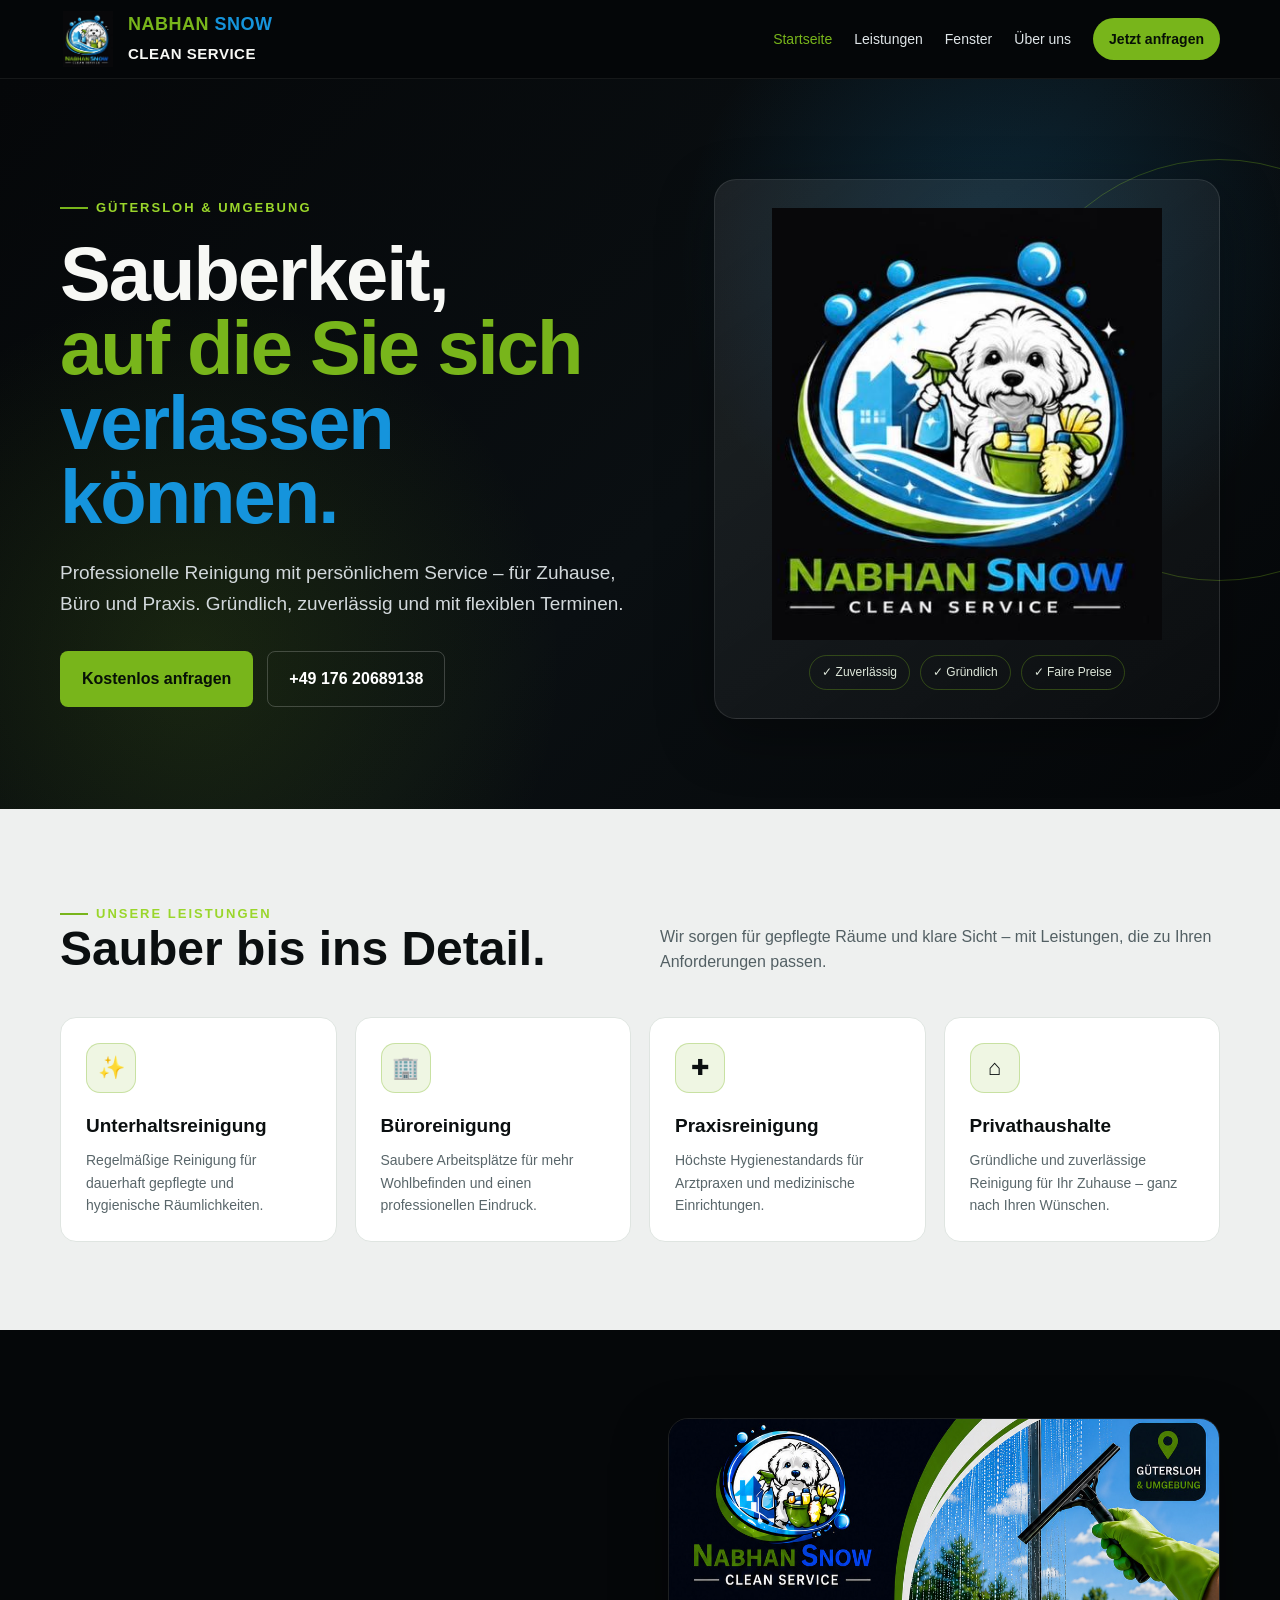
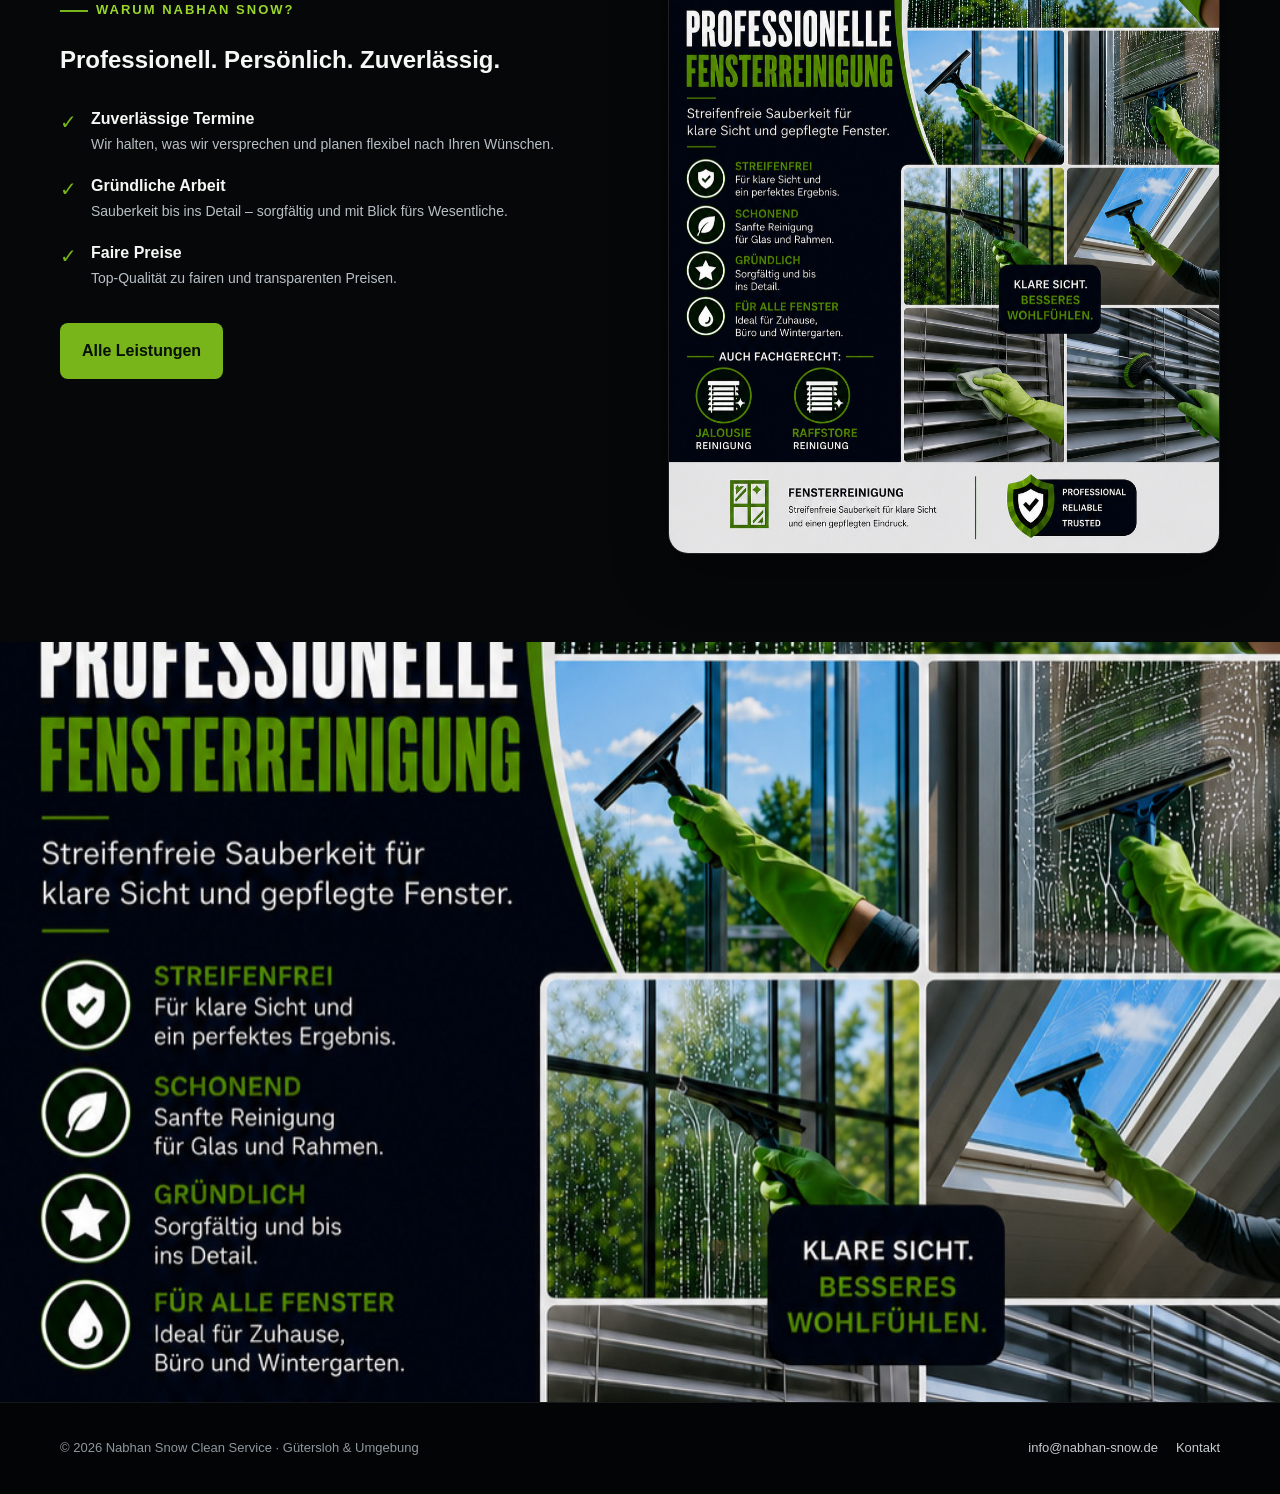
<file: index.html>
<!doctype html><html lang="de"><head><meta charset="utf-8"><meta name="viewport" content="width=device-width,initial-scale=1"><title>Nabhan Snow Clean Service | Reinigung in Gütersloh</title><meta name="description" content="Professionelle Reinigung für Zuhause, Büro und Praxis in Gütersloh und Umgebung. Fensterreinigung, Jalousie- und Raffstore-Reinigung."><link rel="stylesheet" href="styles.css"></head><body>
<nav class="nav"><div class="container nav-inner"><a class="brand" href="index.html"><img src="assets/logo.png"><span><b>NABHAN</b> <em>SNOW</em><br><small>CLEAN SERVICE</small></span></a><button class="menu-toggle">☰</button><div class="menu"><a class="active" href="index.html">Startseite</a><a href="leistungen.html">Leistungen</a><a href="fenster.html">Fenster</a><a href="ueber-uns.html">Über uns</a><a href="kontakt.html" class="cta">Jetzt anfragen</a></div></div></nav>
<header class="hero"><div class="container hero-grid"><div><div class="kicker">Gütersloh & Umgebung</div><h1>Sauberkeit,<br><span class="green">auf die Sie sich</span><br><span class="blue">verlassen können.</span></h1><p class="lead">Professionelle Reinigung mit persönlichem Service – für Zuhause, Büro und Praxis. Gründlich, zuverlässig und mit flexiblen Terminen.</p><div class="actions"><a class="btn btn-primary" href="kontakt.html">Kostenlos anfragen</a><a class="btn btn-outline" href="tel:+4917620689138">+49 176 20689138</a></div></div><div class="hero-card"><img src="assets/logo.png" alt="Nabhan Snow Clean Service Logo"><div class="badge"><span>✓ Zuverlässig</span><span>✓ Gründlich</span><span>✓ Faire Preise</span></div></div></div></header>
<section class="section light"><div class="container"><div class="section-head"><div><div class="kicker">Unsere Leistungen</div><h2>Sauber bis ins Detail.</h2></div><p>Wir sorgen für gepflegte Räume und klare Sicht – mit Leistungen, die zu Ihren Anforderungen passen.</p></div><div class="grid-4">
<div class="card"><div class="icon">✨</div><h3>Unterhaltsreinigung</h3><p>Regelmäßige Reinigung für dauerhaft gepflegte und hygienische Räumlichkeiten.</p></div>
<div class="card"><div class="icon">🏢</div><h3>Büroreinigung</h3><p>Saubere Arbeitsplätze für mehr Wohlbefinden und einen professionellen Eindruck.</p></div>
<div class="card"><div class="icon">✚</div><h3>Praxisreinigung</h3><p>Höchste Hygienestandards für Arztpraxen und medizinische Einrichtungen.</p></div>
<div class="card"><div class="icon">⌂</div><h3>Privathaushalte</h3><p>Gründliche und zuverlässige Reinigung für Ihr Zuhause – ganz nach Ihren Wünschen.</p></div>
</div></div></section>
<section class="section"><div class="container split"><div><div class="kicker">Warum Nabhan Snow?</div><h2>Professionell. Persönlich. Zuverlässig.</h2><div class="feature-list">
<div class="feature"><div class="tick">✓</div><div><strong>Zuverlässige Termine</strong><span>Wir halten, was wir versprechen und planen flexibel nach Ihren Wünschen.</span></div></div>
<div class="feature"><div class="tick">✓</div><div><strong>Gründliche Arbeit</strong><span>Sauberkeit bis ins Detail – sorgfältig und mit Blick fürs Wesentliche.</span></div></div>
<div class="feature"><div class="tick">✓</div><div><strong>Faire Preise</strong><span>Top-Qualität zu fairen und transparenten Preisen.</span></div></div>
</div><div class="actions"><a class="btn btn-primary" href="leistungen.html">Alle Leistungen</a></div></div><div class="panel-image"><img src="assets/fenster-referenz.jpg" alt="Professionelle Fensterreinigung"></div></div></section>
<section class="window-showcase"><img src="assets/fenster-referenz.jpg" alt="Nabhan Snow professionelle Fensterreinigung"></section>
<footer><div class="container footer-grid"><p>© 2026 Nabhan Snow Clean Service · Gütersloh & Umgebung</p><div class="footer-links"><a href="mailto:info@nabhan-snow.de">info@nabhan-snow.de</a><a href="kontakt.html">Kontakt</a></div></div></footer><script src="script.js"></script></body></html>
</file>
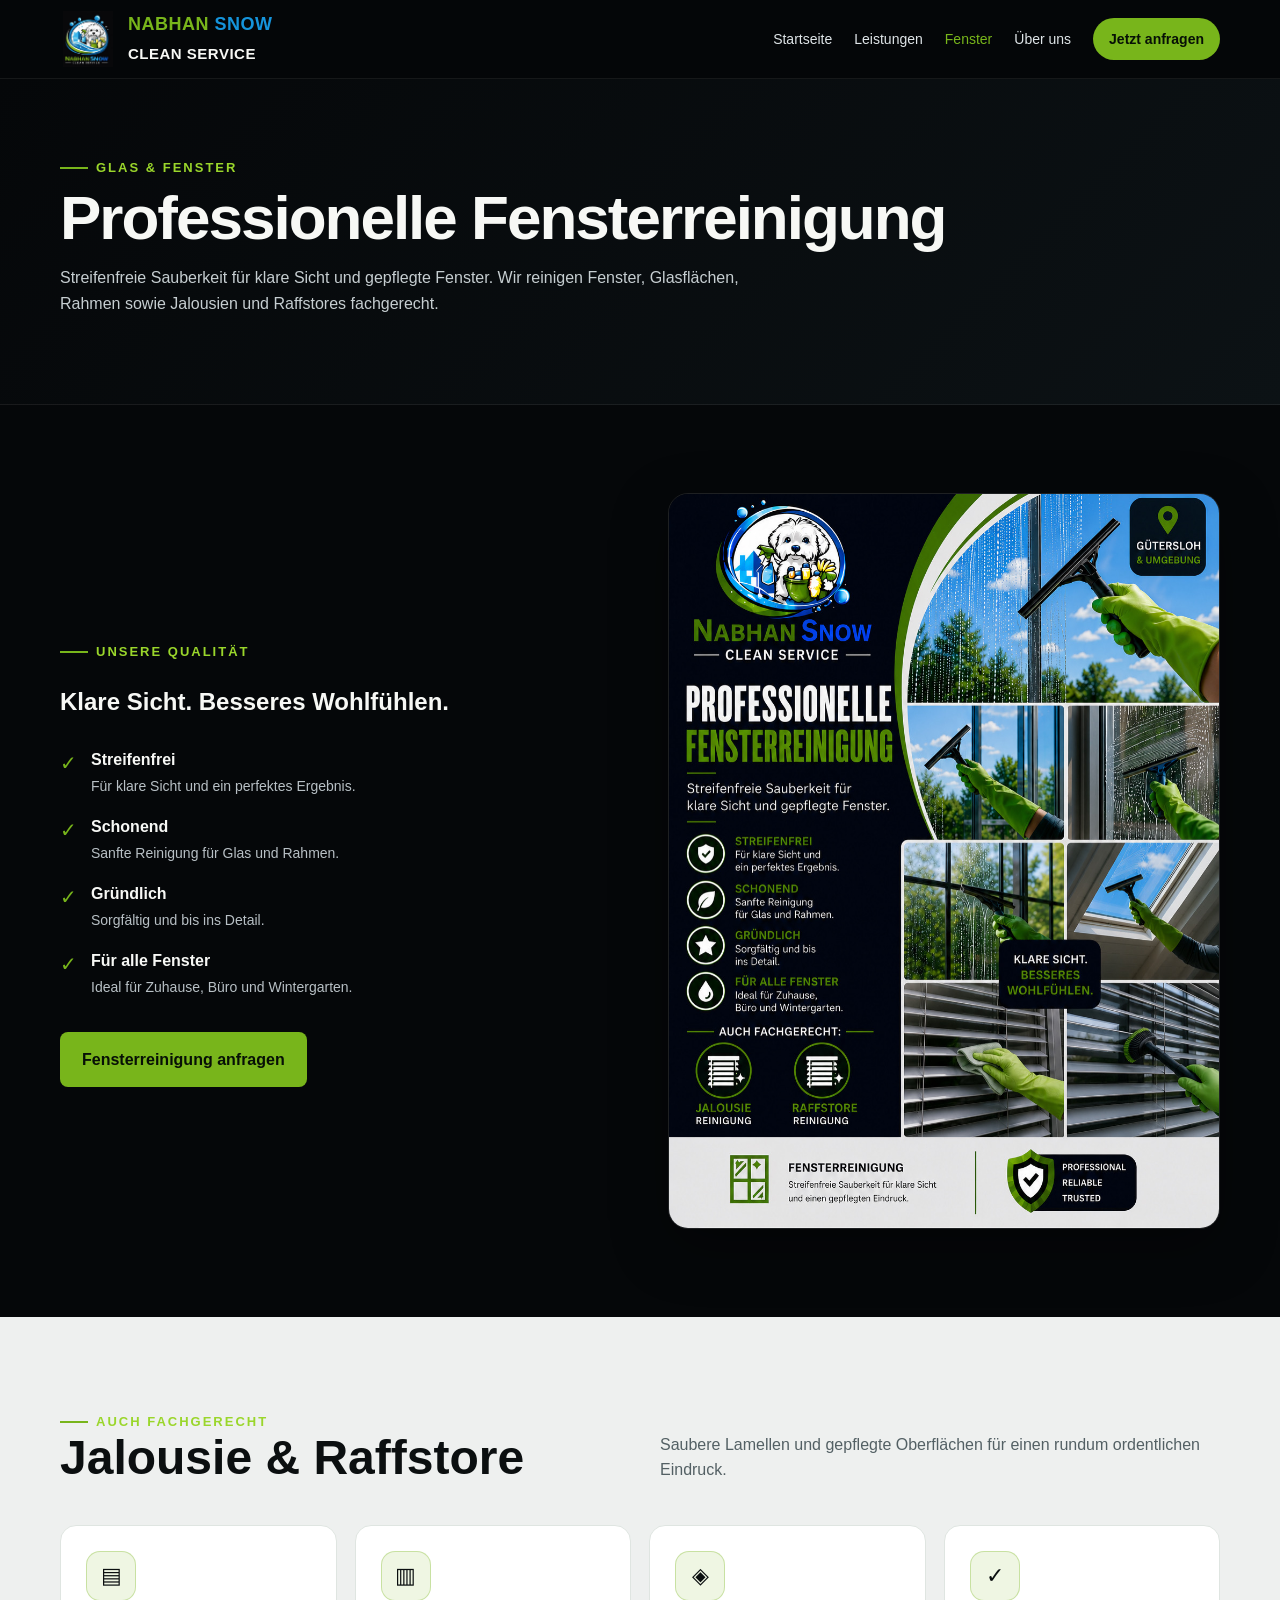
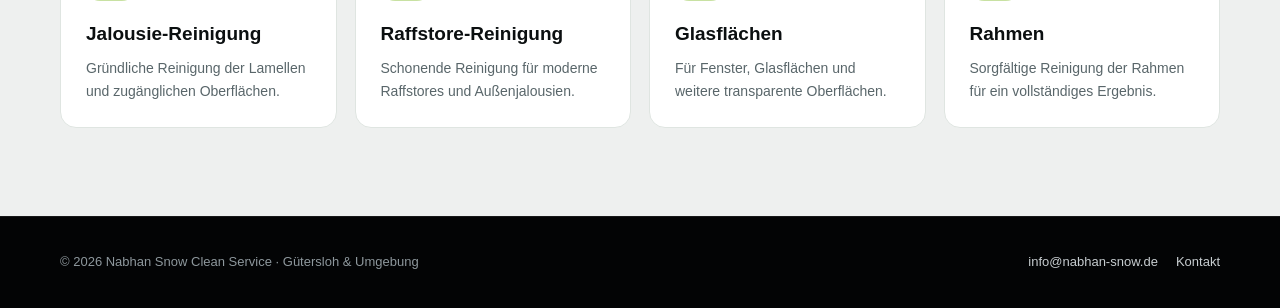
<file: fenster.html>
<!doctype html><html lang="de"><head><meta charset="utf-8"><meta name="viewport" content="width=device-width,initial-scale=1"><title>Fensterreinigung | Nabhan Snow Clean Service</title><meta name="description" content="Professionelle Fensterreinigung in Gütersloh und Umgebung. Streifenfrei, schonend und gründlich."><link rel="stylesheet" href="styles.css"></head><body>
<nav class="nav"><div class="container nav-inner"><a class="brand" href="index.html"><img src="assets/logo.png"><span><b>NABHAN</b> <em>SNOW</em><br><small>CLEAN SERVICE</small></span></a><button class="menu-toggle">☰</button><div class="menu"><a href="index.html">Startseite</a><a href="leistungen.html">Leistungen</a><a class="active" href="fenster.html">Fenster</a><a href="ueber-uns.html">Über uns</a><a href="kontakt.html" class="cta">Jetzt anfragen</a></div></div></nav>
<header class="page-hero"><div class="container"><div class="kicker">Glas & Fenster</div><h1>Professionelle Fensterreinigung</h1><p>Streifenfreie Sauberkeit für klare Sicht und gepflegte Fenster. Wir reinigen Fenster, Glasflächen, Rahmen sowie Jalousien und Raffstores fachgerecht.</p></div></header>
<section class="section"><div class="container split"><div><div class="kicker">Unsere Qualität</div><h2>Klare Sicht. Besseres Wohlfühlen.</h2><div class="feature-list">
<div class="feature"><div class="tick">✓</div><div><strong>Streifenfrei</strong><span>Für klare Sicht und ein perfektes Ergebnis.</span></div></div>
<div class="feature"><div class="tick">✓</div><div><strong>Schonend</strong><span>Sanfte Reinigung für Glas und Rahmen.</span></div></div>
<div class="feature"><div class="tick">✓</div><div><strong>Gründlich</strong><span>Sorgfältig und bis ins Detail.</span></div></div>
<div class="feature"><div class="tick">✓</div><div><strong>Für alle Fenster</strong><span>Ideal für Zuhause, Büro und Wintergarten.</span></div></div>
</div><div class="actions"><a class="btn btn-primary" href="kontakt.html">Fensterreinigung anfragen</a></div></div><div class="panel-image"><img src="assets/fenster-referenz.jpg" alt="Fensterreinigung mit Abzieher"></div></div></section>
<section class="section light"><div class="container"><div class="section-head"><div><div class="kicker">Auch fachgerecht</div><h2>Jalousie & Raffstore</h2></div><p>Saubere Lamellen und gepflegte Oberflächen für einen rundum ordentlichen Eindruck.</p></div><div class="grid-4"><div class="card"><div class="icon">▤</div><h3>Jalousie-Reinigung</h3><p>Gründliche Reinigung der Lamellen und zugänglichen Oberflächen.</p></div><div class="card"><div class="icon">▥</div><h3>Raffstore-Reinigung</h3><p>Schonende Reinigung für moderne Raffstores und Außenjalousien.</p></div><div class="card"><div class="icon">◈</div><h3>Glasflächen</h3><p>Für Fenster, Glasflächen und weitere transparente Oberflächen.</p></div><div class="card"><div class="icon">✓</div><h3>Rahmen</h3><p>Sorgfältige Reinigung der Rahmen für ein vollständiges Ergebnis.</p></div></div></div></section>
<footer><div class="container footer-grid"><p>© 2026 Nabhan Snow Clean Service · Gütersloh & Umgebung</p><div class="footer-links"><a href="mailto:info@nabhan-snow.de">info@nabhan-snow.de</a><a href="kontakt.html">Kontakt</a></div></div></footer><script src="script.js"></script></body></html>
</file>
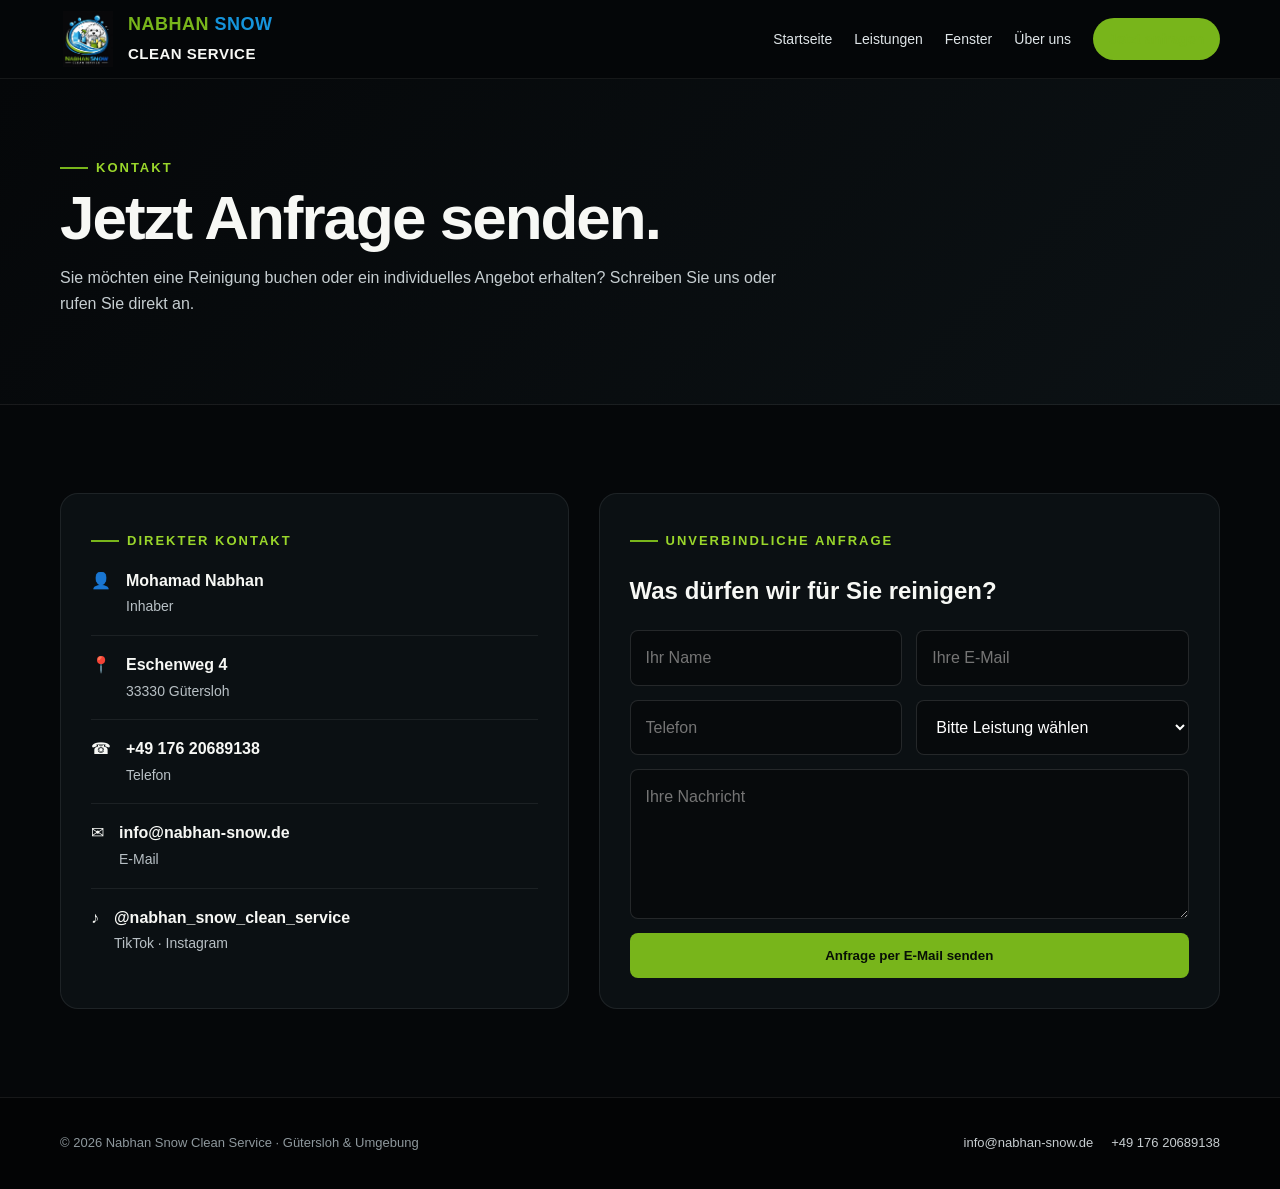
<file: kontakt.html>
<!doctype html><html lang="de"><head><meta charset="utf-8"><meta name="viewport" content="width=device-width,initial-scale=1"><title>Kontakt | Nabhan Snow Clean Service</title><link rel="stylesheet" href="styles.css"></head><body>
<nav class="nav"><div class="container nav-inner"><a class="brand" href="index.html"><img src="assets/logo.png"><span><b>NABHAN</b> <em>SNOW</em><br><small>CLEAN SERVICE</small></span></a><button class="menu-toggle">☰</button><div class="menu"><a href="index.html">Startseite</a><a href="leistungen.html">Leistungen</a><a href="fenster.html">Fenster</a><a href="ueber-uns.html">Über uns</a><a class="active cta" href="kontakt.html">Jetzt anfragen</a></div></div></nav>
<header class="page-hero"><div class="container"><div class="kicker">Kontakt</div><h1>Jetzt Anfrage senden.</h1><p>Sie möchten eine Reinigung buchen oder ein individuelles Angebot erhalten? Schreiben Sie uns oder rufen Sie direkt an.</p></div></header>
<section class="section"><div class="container contact-grid"><div class="contact-box"><div class="kicker">Direkter Kontakt</div><div class="contact-item"><div>👤</div><div><b>Mohamad Nabhan</b><span>Inhaber</span></div></div><div class="contact-item"><div>📍</div><div><b>Eschenweg 4</b><span>33330 Gütersloh</span></div></div><div class="contact-item"><div>☎</div><div><b><a href="tel:+4917620689138">+49 176 20689138</a></b><span>Telefon</span></div></div><div class="contact-item"><div>✉</div><div><b><a href="mailto:info@nabhan-snow.de">info@nabhan-snow.de</a></b><span>E-Mail</span></div></div><div class="contact-item"><div>♪</div><div><b>@nabhan_snow_clean_service</b><span>TikTok · Instagram</span></div></div></div>
<div class="contact-box"><div class="kicker">Unverbindliche Anfrage</div><h2>Was dürfen wir für Sie reinigen?</h2><form data-contact><div class="two"><input name="name" required placeholder="Ihr Name"><input name="email" type="email" required placeholder="Ihre E-Mail"></div><div class="two"><input name="phone" placeholder="Telefon"><select name="service"><option>Bitte Leistung wählen</option><option>Unterhaltsreinigung</option><option>Büroreinigung</option><option>Praxisreinigung</option><option>Privathaushalt</option><option>Fensterreinigung</option><option>Jalousie-Reinigung</option><option>Raffstore-Reinigung</option></select></div><textarea name="message" placeholder="Ihre Nachricht"></textarea><button class="btn btn-primary" type="submit">Anfrage per E-Mail senden</button></form></div></div></section>
<footer><div class="container footer-grid"><p>© 2026 Nabhan Snow Clean Service · Gütersloh & Umgebung</p><div class="footer-links"><a href="mailto:info@nabhan-snow.de">info@nabhan-snow.de</a><a href="tel:+4917620689138">+49 176 20689138</a></div></div></footer><script src="script.js"></script></body></html>
</file>
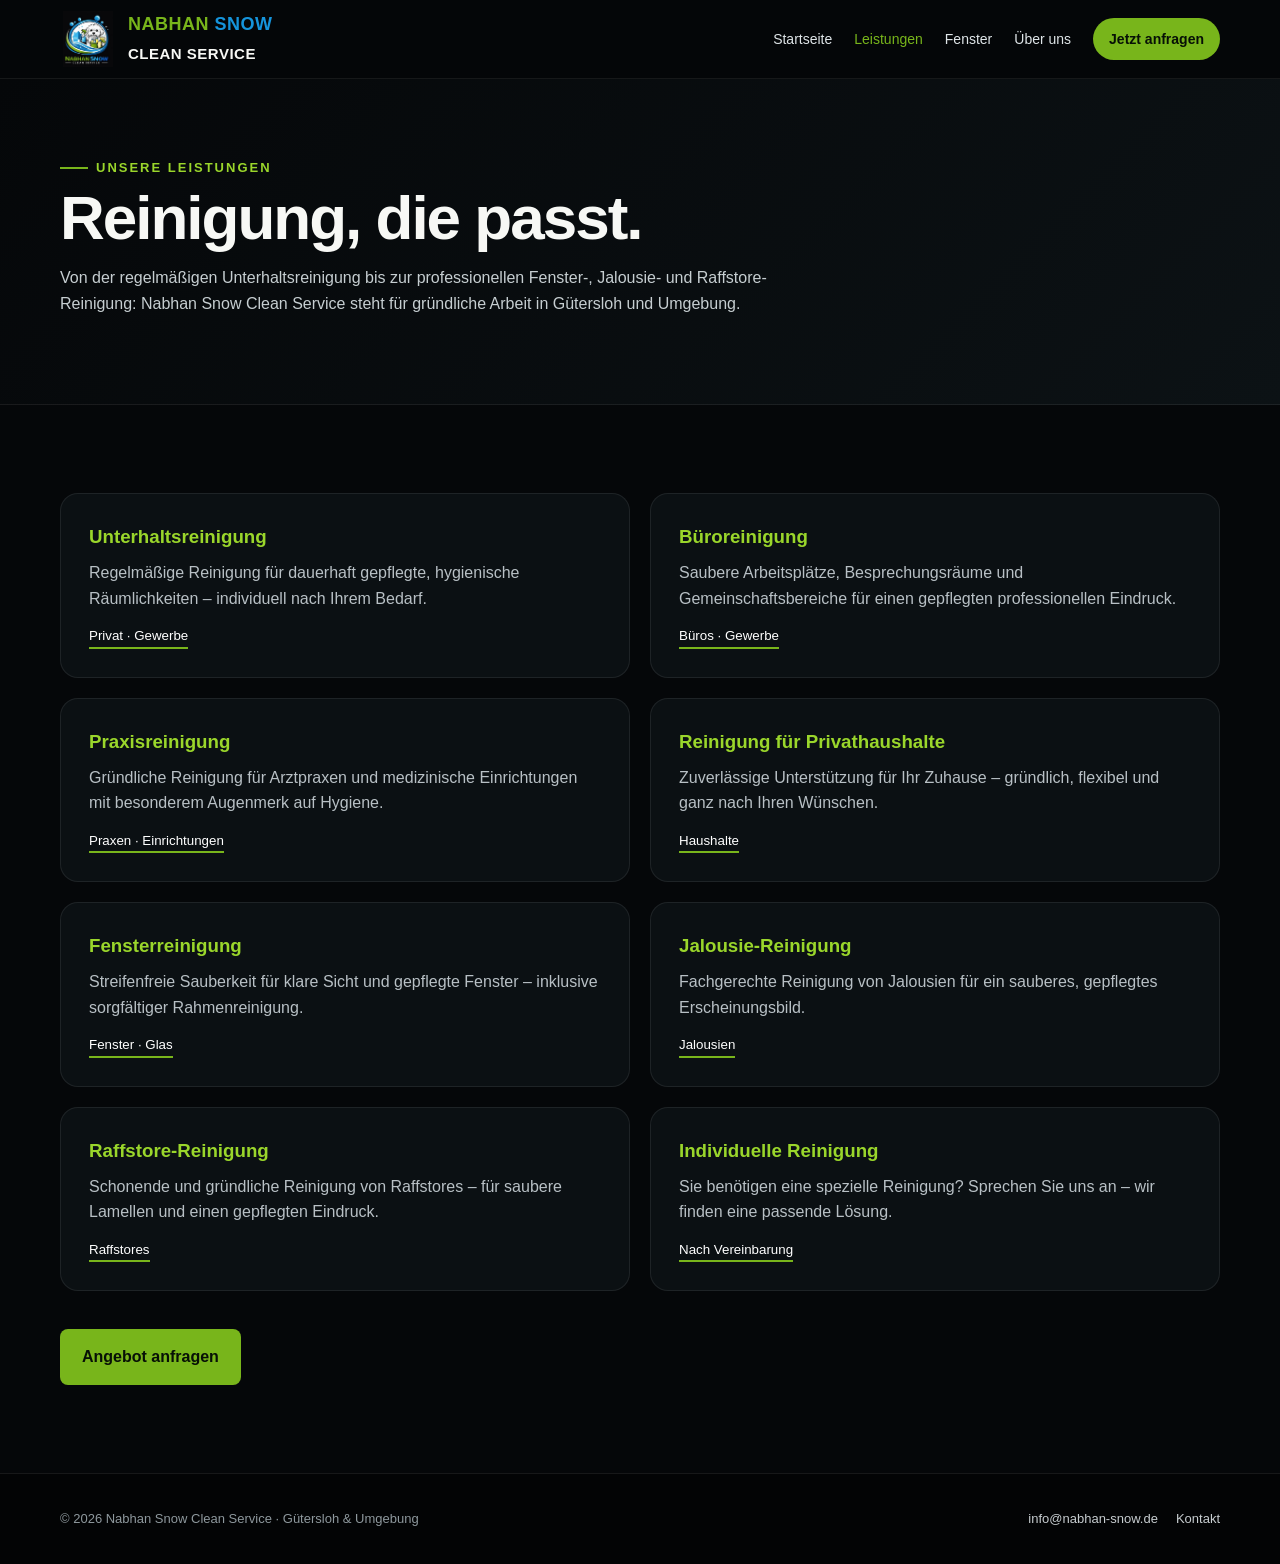
<file: leistungen.html>
<!doctype html><html lang="de"><head><meta charset="utf-8"><meta name="viewport" content="width=device-width,initial-scale=1"><title>Leistungen | Nabhan Snow Clean Service</title><link rel="stylesheet" href="styles.css"></head><body>
<nav class="nav"><div class="container nav-inner"><a class="brand" href="index.html"><img src="assets/logo.png"><span><b>NABHAN</b> <em>SNOW</em><br><small>CLEAN SERVICE</small></span></a><button class="menu-toggle">☰</button><div class="menu"><a href="index.html">Startseite</a><a class="active" href="leistungen.html">Leistungen</a><a href="fenster.html">Fenster</a><a href="ueber-uns.html">Über uns</a><a href="kontakt.html" class="cta">Jetzt anfragen</a></div></div></nav>
<header class="page-hero"><div class="container"><div class="kicker">Unsere Leistungen</div><h1>Reinigung, die passt.</h1><p>Von der regelmäßigen Unterhaltsreinigung bis zur professionellen Fenster-, Jalousie- und Raffstore-Reinigung: Nabhan Snow Clean Service steht für gründliche Arbeit in Gütersloh und Umgebung.</p></div></header>
<section class="section"><div class="container"><div class="service-grid">
<div class="service-card"><h3>Unterhaltsreinigung</h3><p>Regelmäßige Reinigung für dauerhaft gepflegte, hygienische Räumlichkeiten – individuell nach Ihrem Bedarf.</p><small>Privat · Gewerbe</small></div>
<div class="service-card"><h3>Büroreinigung</h3><p>Saubere Arbeitsplätze, Besprechungsräume und Gemeinschaftsbereiche für einen gepflegten professionellen Eindruck.</p><small>Büros · Gewerbe</small></div>
<div class="service-card"><h3>Praxisreinigung</h3><p>Gründliche Reinigung für Arztpraxen und medizinische Einrichtungen mit besonderem Augenmerk auf Hygiene.</p><small>Praxen · Einrichtungen</small></div>
<div class="service-card"><h3>Reinigung für Privathaushalte</h3><p>Zuverlässige Unterstützung für Ihr Zuhause – gründlich, flexibel und ganz nach Ihren Wünschen.</p><small>Haushalte</small></div>
<div class="service-card"><h3>Fensterreinigung</h3><p>Streifenfreie Sauberkeit für klare Sicht und gepflegte Fenster – inklusive sorgfältiger Rahmenreinigung.</p><small>Fenster · Glas</small></div>
<div class="service-card"><h3>Jalousie-Reinigung</h3><p>Fachgerechte Reinigung von Jalousien für ein sauberes, gepflegtes Erscheinungsbild.</p><small>Jalousien</small></div>
<div class="service-card"><h3>Raffstore-Reinigung</h3><p>Schonende und gründliche Reinigung von Raffstores – für saubere Lamellen und einen gepflegten Eindruck.</p><small>Raffstores</small></div>
<div class="service-card"><h3>Individuelle Reinigung</h3><p>Sie benötigen eine spezielle Reinigung? Sprechen Sie uns an – wir finden eine passende Lösung.</p><small>Nach Vereinbarung</small></div>
</div><div class="actions" style="margin-top:38px"><a class="btn btn-primary" href="kontakt.html">Angebot anfragen</a></div></div></section>
<footer><div class="container footer-grid"><p>© 2026 Nabhan Snow Clean Service · Gütersloh & Umgebung</p><div class="footer-links"><a href="mailto:info@nabhan-snow.de">info@nabhan-snow.de</a><a href="kontakt.html">Kontakt</a></div></div></footer><script src="script.js"></script></body></html>
</file>
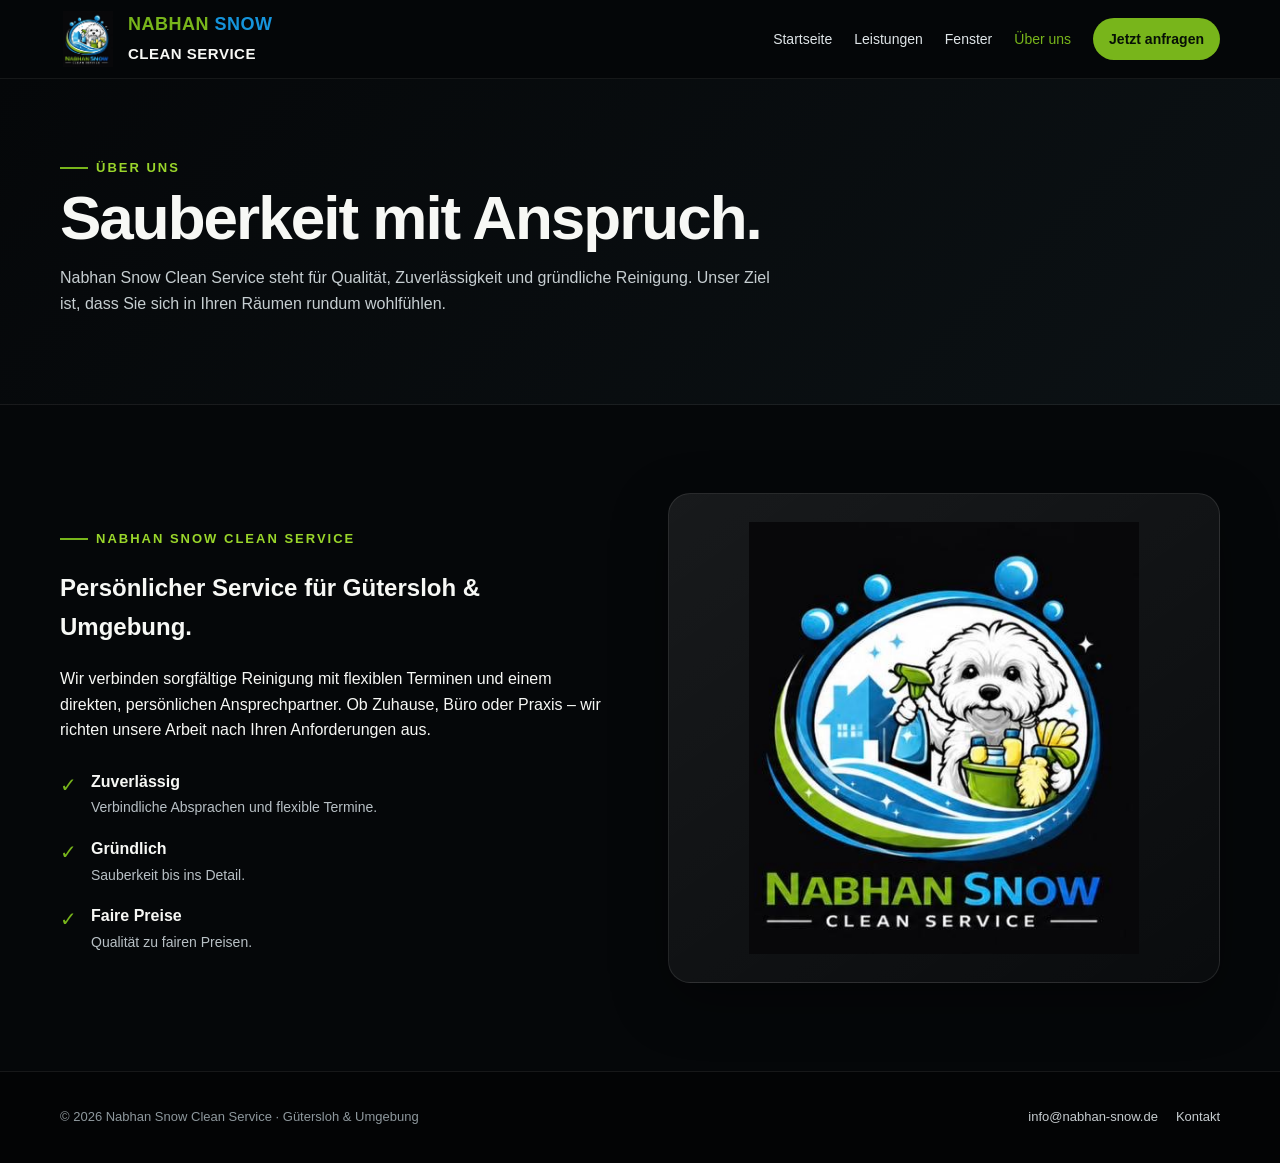
<file: ueber-uns.html>
<!doctype html><html lang="de"><head><meta charset="utf-8"><meta name="viewport" content="width=device-width,initial-scale=1"><title>Über uns | Nabhan Snow Clean Service</title><link rel="stylesheet" href="styles.css"></head><body>
<nav class="nav"><div class="container nav-inner"><a class="brand" href="index.html"><img src="assets/logo.png"><span><b>NABHAN</b> <em>SNOW</em><br><small>CLEAN SERVICE</small></span></a><button class="menu-toggle">☰</button><div class="menu"><a href="index.html">Startseite</a><a href="leistungen.html">Leistungen</a><a href="fenster.html">Fenster</a><a class="active" href="ueber-uns.html">Über uns</a><a href="kontakt.html" class="cta">Jetzt anfragen</a></div></div></nav>
<header class="page-hero"><div class="container"><div class="kicker">Über uns</div><h1>Sauberkeit mit Anspruch.</h1><p>Nabhan Snow Clean Service steht für Qualität, Zuverlässigkeit und gründliche Reinigung. Unser Ziel ist, dass Sie sich in Ihren Räumen rundum wohlfühlen.</p></div></header>
<section class="section"><div class="container split"><div><div class="kicker">Nabhan Snow Clean Service</div><h2>Persönlicher Service für Gütersloh & Umgebung.</h2><p>Wir verbinden sorgfältige Reinigung mit flexiblen Terminen und einem direkten, persönlichen Ansprechpartner. Ob Zuhause, Büro oder Praxis – wir richten unsere Arbeit nach Ihren Anforderungen aus.</p><div class="feature-list"><div class="feature"><div class="tick">✓</div><div><strong>Zuverlässig</strong><span>Verbindliche Absprachen und flexible Termine.</span></div></div><div class="feature"><div class="tick">✓</div><div><strong>Gründlich</strong><span>Sauberkeit bis ins Detail.</span></div></div><div class="feature"><div class="tick">✓</div><div><strong>Faire Preise</strong><span>Qualität zu fairen Preisen.</span></div></div></div></div><div class="hero-card"><img src="assets/logo.png" alt="Nabhan Snow Clean Service"></div></div></section>
<footer><div class="container footer-grid"><p>© 2026 Nabhan Snow Clean Service · Gütersloh & Umgebung</p><div class="footer-links"><a href="mailto:info@nabhan-snow.de">info@nabhan-snow.de</a><a href="kontakt.html">Kontakt</a></div></div></footer><script src="script.js"></script></body></html>
</file>
<file: styles.css>
:root{
  --black:#050709;
  --black-2:#0b0f12;
  --green:#78b51b;
  --green-2:#9ad62b;
  --blue:#1594dc;
  --white:#f7f8f5;
  --muted:#b8c0c5;
  --line:rgba(120,181,27,.32);
  --shadow:0 18px 55px rgba(0,0,0,.35);
}
*{box-sizing:border-box}
html{scroll-behavior:smooth}
body{margin:0;background:var(--black);color:var(--white);font-family:Arial,Helvetica,sans-serif;line-height:1.6}
a{color:inherit;text-decoration:none}
img{max-width:100%;display:block}
.container{width:min(1160px,92%);margin:auto}
.nav{position:sticky;top:0;z-index:50;background:rgba(5,7,9,.92);backdrop-filter:blur(12px);border-bottom:1px solid rgba(255,255,255,.07)}
.nav-inner{height:78px;display:flex;align-items:center;justify-content:space-between;gap:24px}
.brand{display:flex;align-items:center;gap:12px;font-weight:800;letter-spacing:.5px}
.brand img{width:56px;height:56px;object-fit:contain}
.brand span{font-size:18px}.brand b{color:var(--green)}.brand em{color:var(--blue);font-style:normal}
.menu{display:flex;align-items:center;gap:22px;font-size:14px}
.menu a{color:#dfe5e8;transition:.2s}.menu a:hover,.menu a.active{color:var(--green)}
.menu .cta{padding:10px 16px;border-radius:999px;background:var(--green);color:#071006;font-weight:800}
.menu-toggle{display:none;border:0;background:none;color:white;font-size:28px}
.hero{position:relative;overflow:hidden;padding:100px 0 90px;background:
 radial-gradient(circle at 78% 25%,rgba(21,148,220,.2),transparent 28%),
 radial-gradient(circle at 15% 80%,rgba(120,181,27,.15),transparent 30%),
 linear-gradient(135deg,#050709 0%,#0a0f12 55%,#050709 100%)}
.hero:after{content:"";position:absolute;width:420px;height:420px;border:1px solid var(--line);border-radius:50%;right:-150px;top:80px}
.hero-grid{display:grid;grid-template-columns:1.08fr .92fr;gap:60px;align-items:center;position:relative;z-index:1}
.kicker{display:inline-flex;align-items:center;gap:8px;color:var(--green-2);font-weight:800;text-transform:uppercase;letter-spacing:2px;font-size:13px}
.kicker:before{content:"";width:28px;height:2px;background:var(--green)}
h1{font-size:clamp(42px,6vw,76px);line-height:.98;margin:18px 0 24px;letter-spacing:-2px}
h1 .green{color:var(--green)} h1 .blue{color:var(--blue)}
.lead{font-size:19px;color:#d3d9dc;max-width:650px}
.actions{display:flex;gap:14px;flex-wrap:wrap;margin-top:32px}
.btn{display:inline-flex;align-items:center;justify-content:center;padding:14px 21px;border-radius:8px;font-weight:800;border:1px solid transparent}
.btn-primary{background:var(--green);color:#071006}.btn-primary:hover{background:var(--green-2)}
.btn-outline{border-color:rgba(255,255,255,.2);color:white}.btn-outline:hover{border-color:var(--green);color:var(--green)}
.hero-card{background:linear-gradient(145deg,rgba(255,255,255,.08),rgba(255,255,255,.025));border:1px solid rgba(255,255,255,.1);border-radius:22px;padding:28px;box-shadow:var(--shadow)}
.hero-card img{width:min(390px,100%);margin:auto}
.hero-card .badge{display:flex;justify-content:center;gap:10px;flex-wrap:wrap;margin-top:15px}
.badge span{border:1px solid var(--line);padding:7px 12px;border-radius:999px;color:#dfe8db;font-size:12px}
.section{padding:88px 0}.section.light{background:#eef0ef;color:#0b0f10}
.section-head{display:flex;align-items:end;justify-content:space-between;gap:30px;margin-bottom:42px}
.section-head h2{margin:0;font-size:clamp(30px,4vw,48px);line-height:1.05}
.section-head p{max-width:560px;color:var(--muted);margin:0}
.light .section-head p{color:#536064}
.grid-4{display:grid;grid-template-columns:repeat(4,1fr);gap:18px}
.card{background:var(--black-2);border:1px solid rgba(255,255,255,.08);padding:25px;border-radius:16px;transition:.25s}
.card:hover{transform:translateY(-5px);border-color:var(--line)}
.light .card{background:white;border-color:#dfe5e1}
.icon{width:50px;height:50px;border-radius:14px;display:grid;place-items:center;background:rgba(120,181,27,.12);border:1px solid var(--line);font-size:22px;margin-bottom:18px}
.card h3{margin:0 0 8px;font-size:19px}.card p{margin:0;color:var(--muted);font-size:14px}.light .card p{color:#59666a}
.split{display:grid;grid-template-columns:1fr 1fr;gap:55px;align-items:center}
.feature-list{display:grid;gap:16px;margin-top:26px}
.feature{display:flex;gap:14px;align-items:flex-start}.feature .tick{color:var(--green);font-size:20px}.feature strong{display:block}.feature span{color:var(--muted);font-size:14px}
.panel-image{border-radius:20px;overflow:hidden;border:1px solid rgba(255,255,255,.1);box-shadow:var(--shadow)}
.panel-image img{width:100%;height:100%;object-fit:cover}
.window-showcase{background:#050709;padding:0}.window-showcase img{width:100%;max-height:760px;object-fit:cover;object-position:center}
.page-hero{padding:72px 0;background:linear-gradient(135deg,#050709,#0c1215);border-bottom:1px solid rgba(255,255,255,.08)}
.page-hero h1{font-size:clamp(38px,5vw,62px);margin:10px 0}
.page-hero p{max-width:720px;color:#c6ced1}
.service-grid{display:grid;grid-template-columns:repeat(2,1fr);gap:20px}
.service-card{padding:28px;border-radius:18px;background:#0b1013;border:1px solid rgba(255,255,255,.08)}
.service-card h3{margin:0 0 8px;color:var(--green-2)}
.service-card p{margin:0;color:var(--muted)}
.service-card small{display:inline-block;margin-top:14px;color:#fff;border-bottom:2px solid var(--green)}
.contact-grid{display:grid;grid-template-columns:.9fr 1.1fr;gap:30px}
.contact-box{background:#0b1013;border:1px solid rgba(255,255,255,.08);border-radius:18px;padding:30px}
.contact-item{display:flex;gap:15px;padding:16px 0;border-bottom:1px solid rgba(255,255,255,.07)}
.contact-item:last-child{border-bottom:0}
.contact-item b{display:block}.contact-item span{color:var(--muted);font-size:14px}
form{display:grid;gap:14px}.two{display:grid;grid-template-columns:1fr 1fr;gap:14px}
input,textarea,select{width:100%;padding:14px 15px;background:#070a0c;border:1px solid rgba(255,255,255,.12);border-radius:8px;color:#fff;font:inherit}
textarea{min-height:150px;resize:vertical}
footer{border-top:1px solid rgba(255,255,255,.08);padding:35px 0;background:#030405}
.footer-grid{display:flex;justify-content:space-between;gap:30px;align-items:center}
.footer-grid p{margin:0;color:#8e989d;font-size:13px}
.footer-links{display:flex;gap:18px;font-size:13px;color:#c7cdd0}
@media(max-width:900px){
 .menu{display:none}.menu.open{display:flex;position:absolute;top:78px;left:0;right:0;background:#050709;padding:20px;flex-direction:column;border-bottom:1px solid rgba(255,255,255,.1)}
 .menu-toggle{display:block}.hero-grid,.split,.contact-grid{grid-template-columns:1fr}.grid-4{grid-template-columns:repeat(2,1fr)}.service-grid{grid-template-columns:1fr}
}
@media(max-width:560px){
 .nav-inner{height:70px}.brand img{width:48px;height:48px}.brand span{font-size:15px}
 .hero{padding:70px 0}.section{padding:65px 0}.grid-4{grid-template-columns:1fr}.two{grid-template-columns:1fr}
 h1{letter-spacing:-1px}.lead{font-size:17px}.footer-grid{flex-direction:column;align-items:flex-start}
}
</file>
